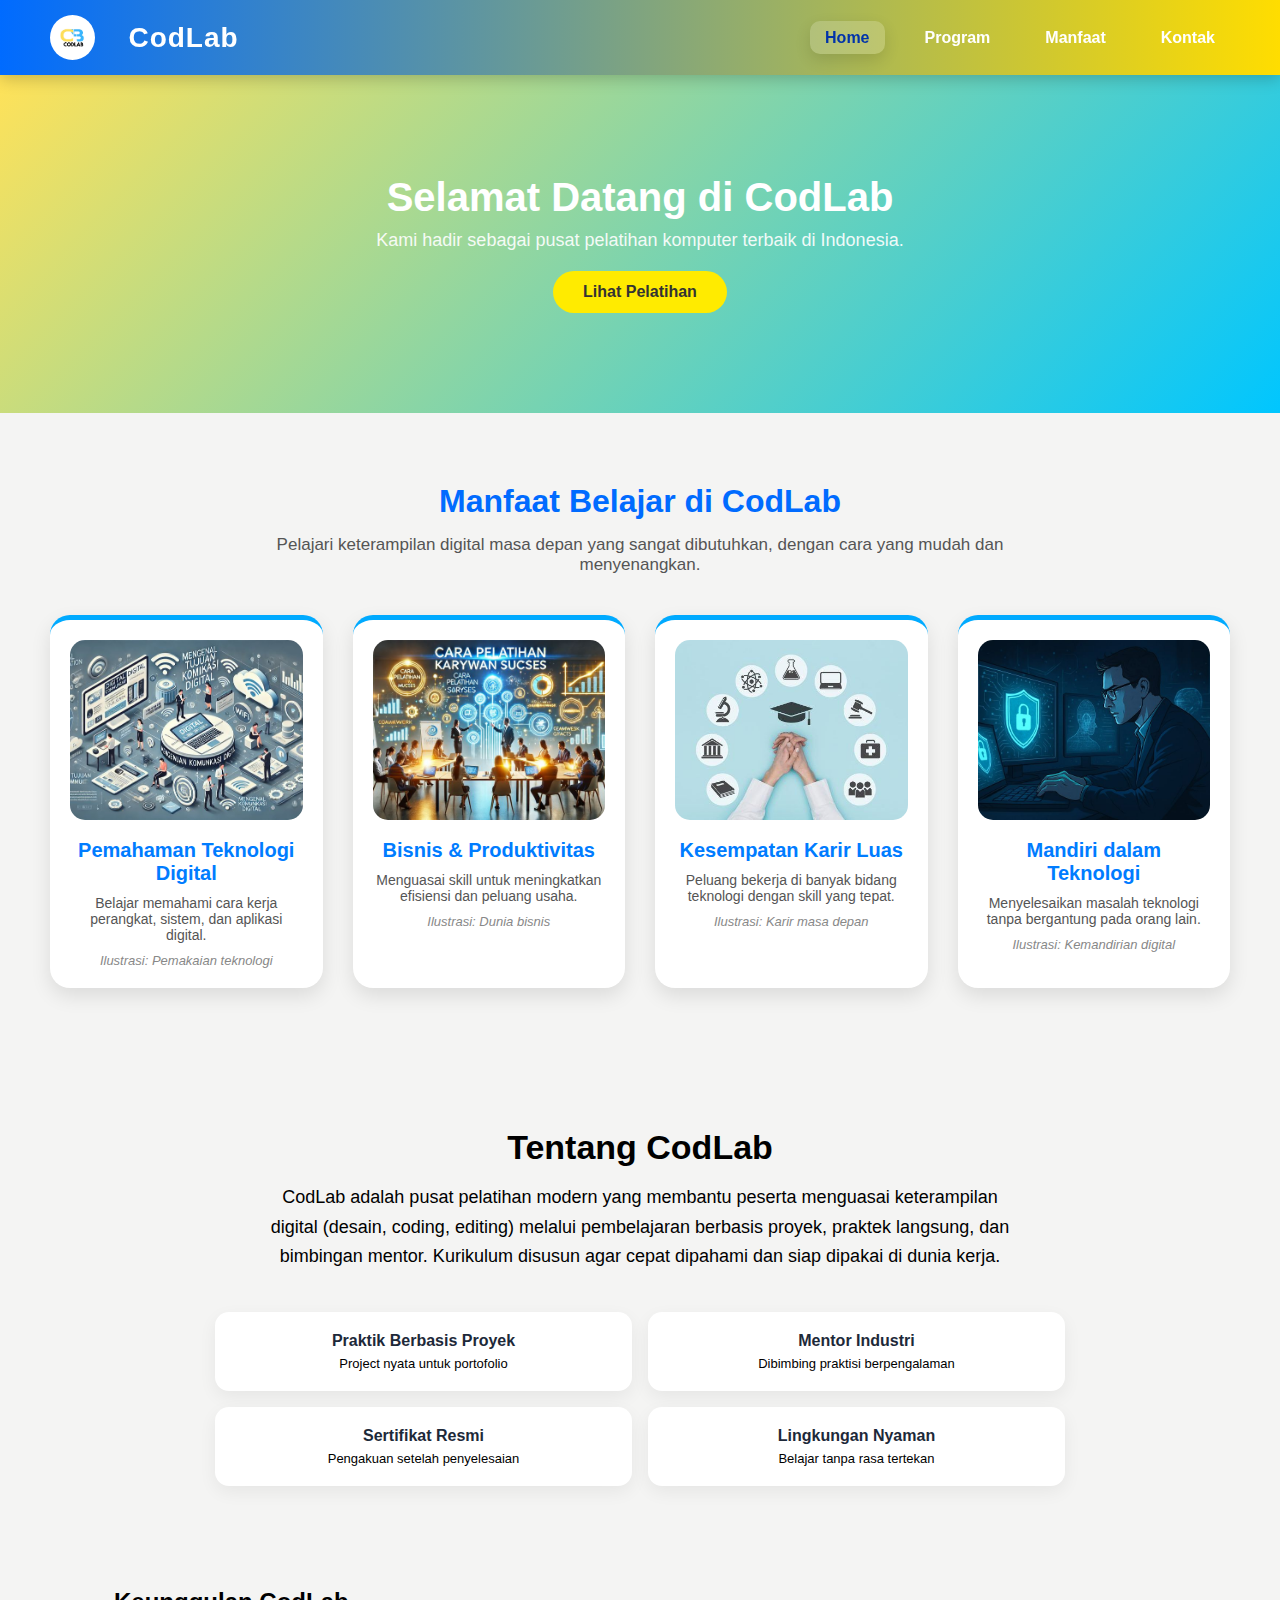
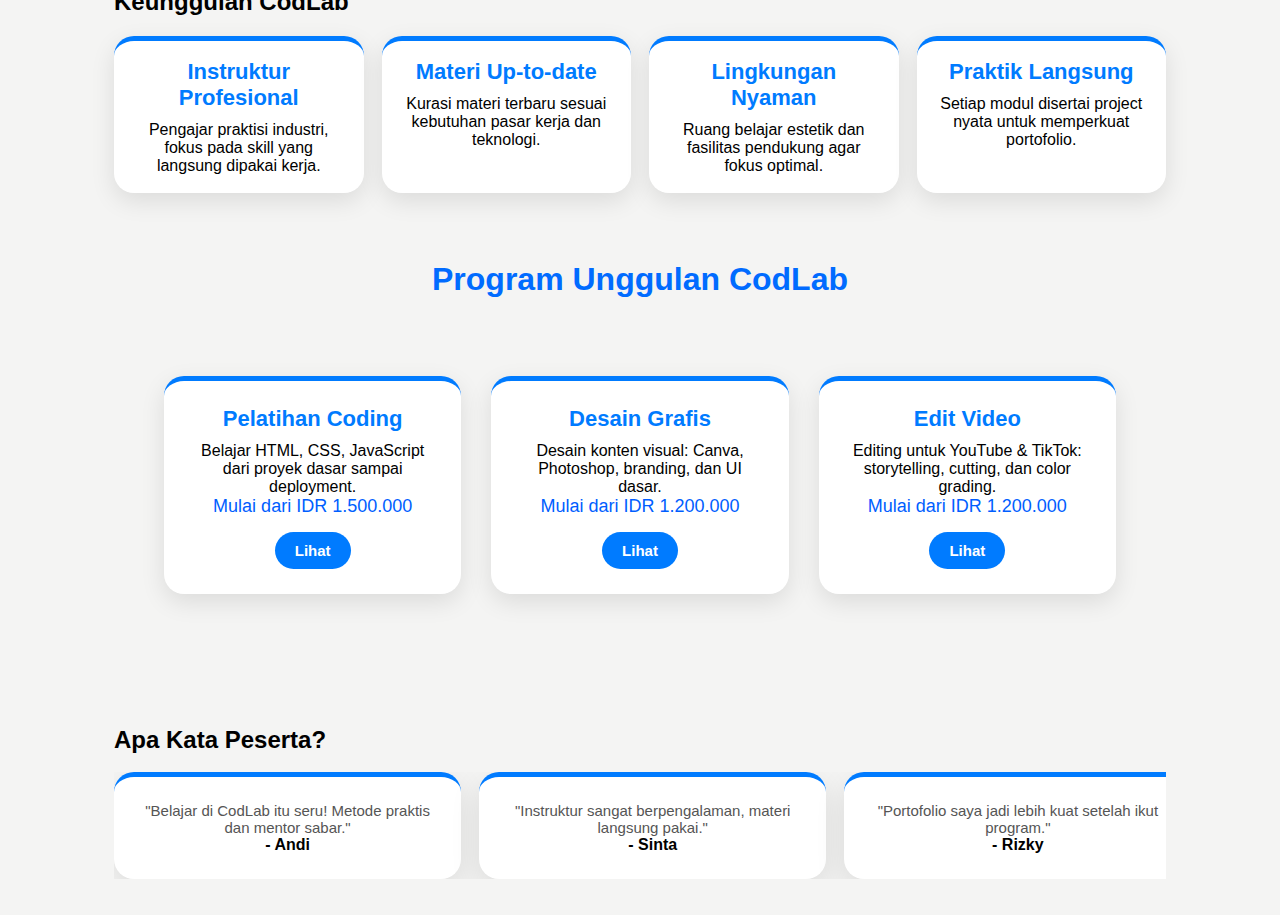
<file: index.html>
<!DOCTYPE html>
<html lang="id">
<head>
  <meta charset="UTF-8">
  <meta name="viewport" content="width=device-width, initial-scale=1.0">
  <title>CodLab | Pusat Pelatihan Komputer</title>
  <link rel="stylesheet" href="style.css">
</head>

<body>

 <!-- NAVBAR -->
<header class="navbar">

  <!-- FOTO PROFIL KIRI -->
  <img src="kontak5.jpg.jpg" alt="Foto Profil" class="pp-navbar">

  <div class="logo">CodLab</div>

  <nav>
    <ul>
      <li><a href="index.html">Home</a></li>
      <li><a href="home.html">Program</a></li>
      <li><a href="manfaat.html">Manfaat</a></li>
      <li><a href="kontak.html">Kontak</a></li>
    </ul>
  </nav>

</header>


  <!-- INTRO -->
  <section class="intro">
    <h2>Selamat Datang di CodLab</h2>
    <p>Kami hadir sebagai pusat pelatihan komputer terbaik di Indonesia.</p>
    <button class="btn-intro" onclick="window.location.href='home.html'">
      Lihat Pelatihan
    </button>
  </section>

  <!-- MANFAAT -->
  <section class="kotak-section">
    <h2>Manfaat Belajar di CodLab</h2>
    <p class="lead">
      Pelajari keterampilan digital masa depan yang sangat dibutuhkan, dengan cara yang mudah dan menyenangkan.
    </p>

    <div class="kotak-container">

      <article class="kotak">
        <img src="kontak1.jpg.jpg" alt="Teknologi Digital">
        <h3>Pemahaman Teknologi Digital</h3>
        <p>Belajar memahami cara kerja perangkat, sistem, dan aplikasi digital.</p>
        <div class="caption">Ilustrasi: Pemakaian teknologi</div>
      </article>

      <article class="kotak">
        <img src="kontak2.jpg.jpg" alt="Bisnis dan Produktivitas">
        <h3>Bisnis & Produktivitas</h3>
        <p>Menguasai skill untuk meningkatkan efisiensi dan peluang usaha.</p>
        <div class="caption">Ilustrasi: Dunia bisnis</div>
      </article>

      <article class="kotak">
        <img src="kontak3.jpg.jpg" alt="Kesempatan Karir">
        <h3>Kesempatan Karir Luas</h3>
        <p>Peluang bekerja di banyak bidang teknologi dengan skill yang tepat.</p>
        <div class="caption">Ilustrasi: Karir masa depan</div>
      </article>

      <article class="kotak">
        <img src="kontak4.jpg.jpg" alt="Mandiri Teknologi">
        <h3>Mandiri dalam Teknologi</h3>
        <p>Menyelesaikan masalah teknologi tanpa bergantung pada orang lain.</p>
        <div class="caption">Ilustrasi: Kemandirian digital</div>
      </article>

    </div>
  </section>

  <!-- TENTANG -->
  <section class="about-centered" aria-labelledby="about-title">
  <div class="about-center-container">

    <h2 id="about-title">Tentang CodLab</h2>

    <p class="about-lead">
      CodLab adalah pusat pelatihan modern yang membantu peserta menguasai keterampilan digital
      (desain, coding, editing) melalui pembelajaran berbasis proyek, praktek langsung, dan bimbingan mentor.
      Kurikulum disusun agar cepat dipahami dan siap dipakai di dunia kerja.
    </p>

    <ul class="about-features-centered">
      <li>
        <strong>Praktik Berbasis Proyek</strong>
        <span>Project nyata untuk portofolio</span>
      </li>
      <li>
        <strong>Mentor Industri</strong>
        <span>Dibimbing praktisi berpengalaman</span>
      </li>
      <li>
        <strong>Sertifikat Resmi</strong>
        <span>Pengakuan setelah penyelesaian</span>
      </li>
      <li>
        <strong>Lingkungan Nyaman</strong>
        <span>Belajar tanpa rasa tertekan</span>
      </li>
    </ul>

  </div>
</section>

  <!-- KEUNGGULAN -->
  <section class="keunggulan container" aria-labelledby="keunggulan-title" style="padding:32px 24px;">
    <h2 id="keunggulan-title" class="text-center">Keunggulan CodLab</h2>

    <div class="grid-keunggulan" style="display:grid;grid-template-columns:repeat(auto-fit,minmax(220px,1fr));gap:18px;margin-top:20px;">

      <div class="box-keunggulan course" style="padding:18px;">
        <h3>Instruktur Profesional</h3>
        <p>Pengajar praktisi industri, fokus pada skill yang langsung dipakai kerja.</p>
      </div>

      <div class="box-keunggulan course" style="padding:18px;">
        <h3>Materi Up-to-date</h3>
        <p>Kurasi materi terbaru sesuai kebutuhan pasar kerja dan teknologi.</p>
      </div>

      <div class="box-keunggulan course" style="padding:18px;">
        <h3>Lingkungan Nyaman</h3>
        <p>Ruang belajar estetik dan fasilitas pendukung agar fokus optimal.</p>
      </div>

      <div class="box-keunggulan course" style="padding:18px;">
        <h3>Praktik Langsung</h3>
        <p>Setiap modul disertai project nyata untuk memperkuat portofolio.</p>
      </div>

    </div>
  </section>

  <!-- PROGRAM -->
  <section class="program-section kotak-section container" aria-labelledby="program-title" style="padding:36px 24px;">
    <h2 id="program-title" class="text-center">Program Unggulan CodLab</h2>

    <div class="program-container courses" style="margin-top:18px;">

      <article class="course">
        <h3>Pelatihan Coding</h3>
        <p>Belajar HTML, CSS, JavaScript dari proyek dasar sampai deployment.</p>
        <p class="price">Mulai dari IDR 1.500.000</p>
        <button onclick="location.href='home.html#courses'">Lihat</button>
      </article>

      <article class="course">
        <h3>Desain Grafis</h3>
        <p>Desain konten visual: Canva, Photoshop, branding, dan UI dasar.</p>
        <p class="price">Mulai dari IDR 1.200.000</p>
        <button onclick="location.href='home.html#courses'">Lihat</button>
      </article>

      <article class="course">
        <h3>Edit Video</h3>
        <p>Editing untuk YouTube & TikTok: storytelling, cutting, dan color grading.</p>
        <p class="price">Mulai dari IDR 1.200.000</p>
        <button onclick="location.href='home.html#courses'">Lihat</button>
      </article>

    </div>
  </section>

  <!-- TESTIMONI -->
  <section class="testimoni container" aria-labelledby="testi-title" style="padding:36px 24px;">
    <h2 id="testi-title" class="text-center">Apa Kata Peserta?</h2>

    <div class="testi-wrapper" style="display:grid;grid-template-columns:repeat(auto-fit,minmax(240px,1fr));gap:18px;margin-top:18px;">

      <div class="testi-card benefit">
        <p>"Belajar di CodLab itu seru! Metode praktis dan mentor sabar."</p>
        <h4>- Andi</h4>
      </div>

      <div class="testi-card benefit">
        <p>"Instruktur sangat berpengalaman, materi langsung pakai."</p>
        <h4>- Sinta</h4>
      </div>

      <div class="testi-card benefit">
        <p>"Portofolio saya jadi lebih kuat setelah ikut program."</p>
        <h4>- Rizky</h4>
      </div>

    </div>
  </section>

  <script src="script.js"></script>
</body>
</html>
</file>
<file: style.css>
/* --------------------------------------------------
   RESET & FONT
--------------------------------------------------- */
* {
    margin: 0;
    padding: 0;
    box-sizing: border-box;
    font-family: "Poppins", sans-serif;
}

body {
    background: #f4f4f3;
    color: #000;
    overflow-x: hidden;
}

/* --------------------------------------------------
   NAVBAR
--------------------------------------------------- */
header.navbar {
    width: 100%;
    padding: 15px 50px;
    background: linear-gradient(90deg, #006bff, #ffdd00);
    display: flex;
    justify-content: space-between;
    align-items: center;
    position: sticky;
    top: 0;
    z-index: 1000;
    box-shadow: 0 4px 15px rgba(0,0,0,0.2);
}
.pp-navbar {
  width: 45px;
  height: 45px;
  border-radius: 50%;
  object-fit: cover;
  margin-right: 12px;
}

.navbar {
  display: flex;
  align-items: center;
  gap: 12px;
  padding: 10px 20px;
}


.navbar .logo {
    font-size: 28px;
    font-weight: 700;
    color: white;
    letter-spacing: 1px;
}

.navbar ul {
    list-style: none;
    display: flex;
    gap: 25px;
}

.navbar ul li a {
    text-decoration: none;
    color: white;
    font-weight: 600;
    padding: 8px 15px;
    border-radius: 10px;
    transition: 0.3s;
}

.navbar ul li a:hover {
    background: white;
    color: #006bff;
    transform: translateY(-3px);
}

/* --------------------------------------------------
   INTRO SECTION
--------------------------------------------------- */
.intro {
    text-align: center;
    padding: 100px 20px;
    background: linear-gradient(135deg, #ffe259, #00c6ff);
    color: white;
}

.intro h2 {
    font-size: 40px;
    margin-bottom: 10px;
}

.intro p {
    font-size: 18px;
    opacity: 0.9;
    margin-bottom: 20px;
}

.intro button {
    padding: 12px 30px;
    background: #ffeb00;
    border: none;
    border-radius: 30px;
    color: #333;
    cursor: pointer;
    font-size: 16px;
    font-weight: 600;
    transition: 0.3s;
}

.intro button:hover {
    background: #fff;
    transform: translateY(-4px);
}

/* --------------------------------------------------
   KOTAK-KOTAK SECTION
--------------------------------------------------- */
.kotak-section {
    padding: 70px 50px;
}

.kotak-section h2 {
    text-align: center;
    font-size: 32px;
    margin-bottom: 15px;
    color: #006bff;
}

.kotak-section .lead {
    text-align: center;
    max-width: 800px;
    margin: 0 auto 40px;
    color: #555;
    font-size: 17px;
}

.kotak-container {
    display: grid;
    grid-template-columns: repeat(auto-fit, minmax(260px, 1fr));
    gap: 30px;
}

.kotak {
    background: #ffffff;
    border-radius: 20px;
    padding: 20px;
    text-align: center;
    box-shadow: 0 8px 20px rgba(0,0,0,0.1);
    transition: 0.3s;
    cursor: pointer;
    border-top: 5px solid #00aaff;
}

.kotak:hover {
    transform: translateY(-10px);
    box-shadow: 0 12px 25px rgba(0,0,0,0.15);
}

.kotak img {
    width: 100%;
    height: 180px;
    object-fit: cover;
    border-radius: 15px;
    margin-bottom: 15px;
}

.kotak h3 {
    color: #007cff;
    font-size: 20px;
    margin-bottom: 10px;
}

.kotak p {
    font-size: 14px;
    color: #555;
}

.caption {
    font-size: 13px;
    margin-top: 10px;
    color: #888;
    font-style: italic;
}

/* --------------------------------------------------
   HERO SECTION
--------------------------------------------------- */
.hero {
    text-align: center;
    padding: 80px 20px;
    background: linear-gradient(135deg, #00c8ff, #f4e300);
    color: white;
    border-bottom-left-radius: 30px;
    border-bottom-right-radius: 30px;
}

.hero h1 {
    font-size: 42px;
    margin-bottom: 10px;
}

.hero p {
    font-size: 18px;
    opacity: 0.9;
}

/* --------------------------------------------------
   COURSES
--------------------------------------------------- */
.courses {
    padding: 60px 50px;
    display: grid;
    grid-template-columns: repeat(auto-fit, minmax(240px, 1fr));
    gap: 30px;
}

.course {
    background: #ffffff;
    padding: 25px;
    border-radius: 20px;
    text-align: center;
    box-shadow: 0 8px 25px rgba(0,0,0,0.1);
    transition: 0.3s ease;
    border-top: 5px solid #007bff;
}

.course:hover {
    transform: translateY(-10px);
    box-shadow: 0 12px 30px rgba(0,0,0,0.15);
}

.course h3 {
    font-size: 22px;
    margin-bottom: 10px;
    color: #007bff;
}

.price {
    font-size: 18px;
    margin-bottom: 15px;
    color: #005eff;
}

.course button {
    padding: 10px 20px;
    background: #007bff;
    border: none;
    border-radius: 25px;
    color: #fff;
    font-size: 15px;
    font-weight: 600;
    transition: 0.3s;
}

.course button:hover {
    background: #0096ff;
    transform: translateY(-3px);
}

.discount {
    border-top: 5px solid #ffdd00;
}

/* --------------------------------------------------
   BENEFITS
--------------------------------------------------- */
.benefits {
    padding: 60px 50px;
    display: grid;
    grid-template-columns: repeat(auto-fit, minmax(260px, 1fr));
    gap: 30px;
}

.benefit {
    background: white;
    padding: 25px;
    border-radius: 20px;
    box-shadow: 0 10px 30px rgba(0,0,0,0.1);
    text-align: center;
    transition: 0.3s ease;
    border-top: 5px solid #007bff;
    cursor: pointer;
}

.benefit:hover {
    transform: translateY(-10px);
    box-shadow: 0 15px 40px rgba(0,0,0,0.15);
}

.benefit .icon {
    font-size: 50px;
    margin-bottom: 15px;
}

.benefit h3 {
    font-size: 22px;
    color: #007bff;
    margin-bottom: 10px;
}

.benefit p {
    font-size: 15px;
    color: #555;
}

/* --------------------------------------------------
   KONTAK FORM
--------------------------------------------------- */
.container {
    width: 90%;
    max-width: 1100px;
    margin: auto;
}

.contact-container {
    display: flex;
    justify-content: center;
    margin-top: 20px;
}

.contact-form {
    width: 100%;
    max-width: 600px;
    background: white;
    padding: 28px;
    border-radius: 14px;
    box-shadow: 0 10px 25px rgba(0,0,0,0.08);
    border: 2px solid #e8edff;
}

.contact-form input,
.contact-form textarea {
    width: 100%;
    padding: 14px;
    margin-bottom: 15px;
    border-radius: 10px;
    border: 1px solid #c6d4ff;
    font-size: 15px;
    transition: 0.3s;
}

.contact-form input:focus,
.contact-form textarea:focus {
    border-color: #005eff;
    outline: none;
    box-shadow: 0 0 8px rgba(0,94,255,0.2);
}

.contact-form button {
    width: 100%;
    padding: 14px;
    background: #005eff;
    color: white;
    font-size: 16px;
    border: none;
    border-radius: 10px;
    cursor: pointer;
    transition: 0.3s;
    font-weight: 600;
}

.contact-form button:hover {
    background: #0040b8;
}

/* --------------------------------------------------
   FOOTER
--------------------------------------------------- */
footer {
    margin-top: 40px;
    padding: 18px 0;
    text-align: center;
    color: #777;
}

/* --------------------------------------------------
   RESPONSIVE
--------------------------------------------------- */
@media (max-width: 768px) {
    .navbar {
        padding: 12px 20px;
    }
    .intro h2,
    .hero h1 {
        font-size: 32px;
    }
    nav ul {
        gap: 10px;
    }
    .contact-form {
        padding: 20px;
    }
}

.logo{
  margin-right: 550px;
}

.about-centered {
  padding: 70px 24px;
  display: flex;
  justify-content: center;
  text-align: center;
}

.about-center-container {
  max-width: 850px;
  width: 100%;
}

.about-center-container h2 {
  font-size: 34px;
  font-weight: 800;
  margin-bottom: 16px;
  color: var(--accent-blue);
}

.about-lead {
  font-size: 18px;
  color: var(--muted);
  line-height: 1.65;
  max-width: 760px;
  margin: 0 auto 40px;
}

.about-features-centered {
  display: grid;
  grid-template-columns: repeat(2, minmax(0, 1fr));
  gap: 16px;
  padding: 0;
  list-style: none;
  margin: 0;
}

.about-features-centered li {
  background: #fff;
  border-radius: 14px;
  padding: 20px;
  box-shadow: 0 6px 18px rgba(0, 0, 0, .06);
  transition: .3s ease;
}

.about-features-centered li:hover {
  transform: translateY(-4px);
  box-shadow: 0 10px 24px rgba(0, 0, 0, .08);
}

.about-features-centered strong {
  font-size: 16px;
  color: #1d2939;
}

.about-features-centered span {
  display: block;
  font-size: 13px;
  margin-top: 6px;
  color: var(--muted);
}

/* Responsive */
@media (max-width: 830px) {
  .about-features-centered {
    grid-template-columns: 1fr;
  }
}

.btn-explore {
  background: linear-gradient(135deg, #006bff, #00c6ff);
  color: white;
  padding: 14px 32px;
  font-size: 1.1rem;
  font-weight: 600;
  border: none;
  border-radius: 14px;
  cursor: pointer;
  letter-spacing: 0.5px;
  box-shadow: 0 8px 22px rgba(0, 140, 255, 0.35);
  transition: 0.25s ease;
  backdrop-filter: blur(6px);
  position: relative;
  overflow: hidden;
}

.btn-explore::before {
  content: "";
  position: absolute;
  top: -120%;
  left: -120%;
  width: 300%;
  height: 300%;
  background: radial-gradient(circle, rgba(255,255,255,0.65), transparent 60%);
  transform: scale(0);
  transition: 0.6s ease;
}

.btn-explore:hover::before {
  transform: scale(1);
}

.btn-explore:hover {
  transform: translateY(-4px);
  box-shadow: 0 12px 32px rgba(0, 140, 255, 0.55);
}

.btn-explore:active {
  transform: translateY(-1px) scale(0.98);
  box-shadow: 0 6px 18px rgba(0, 140, 255, 0.35);
}

 /* ===== Tambahan desain baru ===== */

    /* Hero */
    .hero {
      background: linear-gradient(135deg, #005eff, #00b7ff);
      color: #fff;
      text-align: center;
      padding: 100px 20px;
      border-bottom-left-radius: 50px;
      border-bottom-right-radius: 50px;
      box-shadow: 0 8px 20px rgba(0,0,0,0.15);
    }
    .hero h1 {
      font-size: 42px;
      margin-bottom: 10px;
    }
    .hero p {
      font-size: 18px;
      opacity: 0.9;
    }

    /* Card Form */
    .contact-container {
      display: flex;
      justify-content: center;
      margin-top: 10px;
    }
    .contact-form {
      background: #fff;
      padding: 35px;
      border-radius: 20px;
      max-width: 550px;
      width: 100%;
      box-shadow: 0 10px 30px rgba(0,0,0,0.08);
      border: 2px solid #e6efff;
      animation: fadeIn 0.7s ease-in-out;
    }

    .contact-form input,
    .contact-form textarea {
      width: 100%;
      padding: 14px;
      margin-bottom: 15px;
      border-radius: 12px;
      border: 1.5px solid #bcd3ff;
      font-size: 15px;
      transition: 0.3s;
      outline: none;
    }

    .contact-form input:focus,
    .contact-form textarea:focus {
      border-color: #005eff;
      box-shadow: 0 0 8px rgba(0, 94, 255, 0.3);
    }

    .contact-form button {
      background: #005eff;
      color: #fff;
      padding: 15px;
      width: 100%;
      border: none;
      font-size: 17px;
      border-radius: 12px;
      cursor: pointer;
      transition: 0.3s;
      font-weight: bold;
      letter-spacing: 1px;
      box-shadow: 0 6px 14px rgba(0, 94, 255, 0.3);
    }

    .contact-form button:hover {
      background: #003ec9;
      box-shadow: 0 6px 18px rgba(0, 50, 180, 0.4);
      transform: scale(1.03);
    }

    /* Extra Section: Contact Info */
    .contact-info {
      text-align: center;
      margin-top: 40px;
    }
    .contact-info h3 {
      color: #005eff;
      margin-bottom: 10px;
    }
    .contact-info p {
      font-size: 16px;
      color: #555;
    }

    /* Animasi */
    @keyframes fadeIn {
      from {opacity: 0; transform: translateY(20px);}
      to {opacity: 1; transform: translateY(0);}
    }

    /* Container utama contact section */
.contact-section {
  max-width: 1100px;
  margin: auto;
  padding: 20px;
}

/* Form dan info dibuat kolom rapi */
.contact-container {
  display: flex;
  justify-content: center;
  margin-bottom: 30px;
}

.contact-form {
  width: 100%;
  max-width: 500px;
  display: flex;
  flex-direction: column;
  gap: 12px;
}

.contact-info {
  text-align: center;
  margin-top: 20px;
}

/* Card lokasi */
.location-card {
  margin-top: 50px;
  text-align: center;
}

/* Map container */
.map-container {
  width: 100%;
  max-width: 800px;
  margin: 20px auto 0 auto;
  border-radius: 14px;
  overflow: hidden;
  box-shadow: 0 4px 12px rgba(0,0,0,0.12);
}

/* Responsive supaya tetap rapi di HP */
@media (max-width: 768px) {
  .contact-form {
    max-width: 100%;
  }

  .map-container {
    max-width: 100%;
  }
}
</file>
